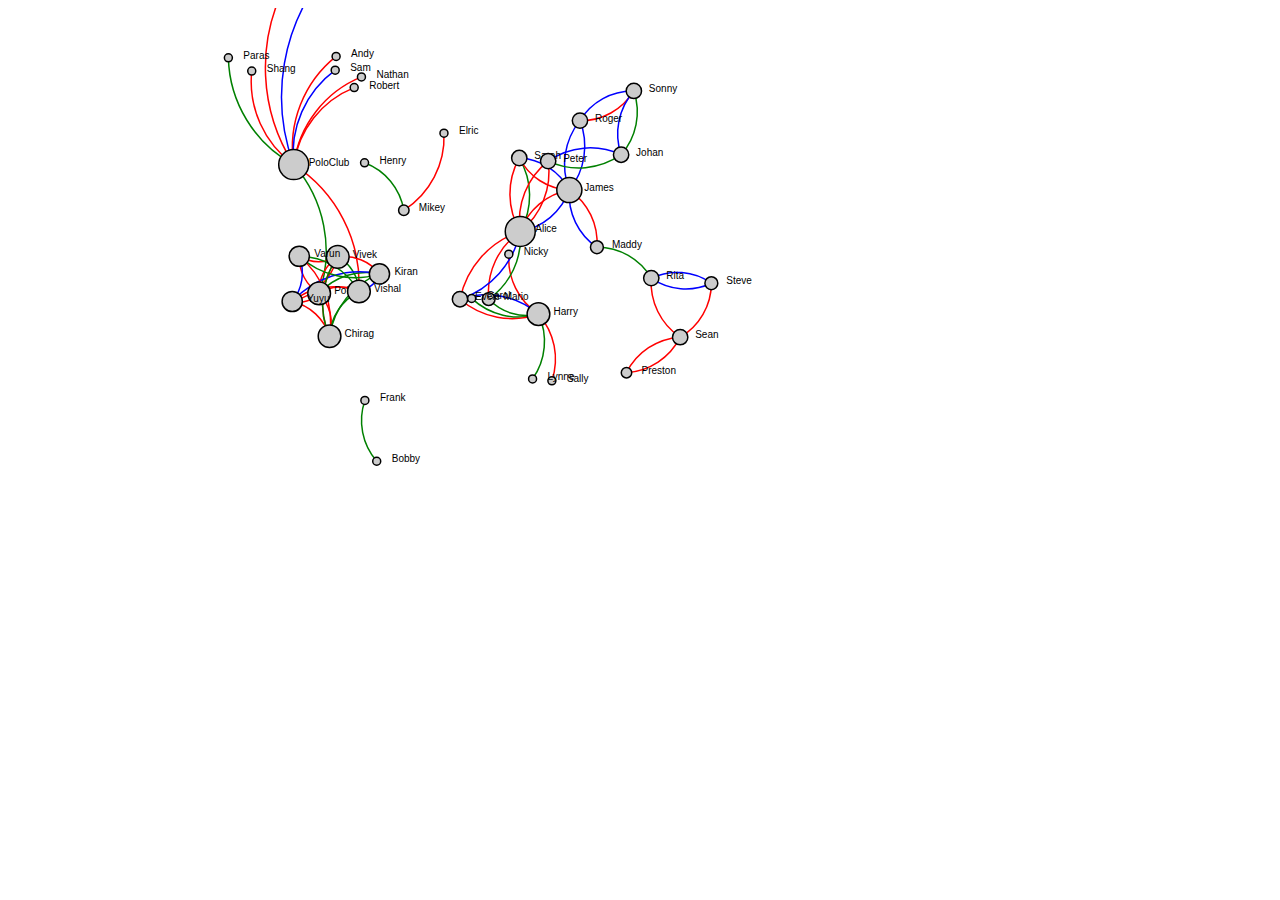
<file: projects/project041_d3graph/index.html>
<!DOCTYPE html>
<meta charset="utf-8">
<title>PORTFOLIO</title>
<script src="../../js/d3.v3.min.js"></script>
<style>

path.link {
  fill: none;
  stroke: #666;
  stroke-width: 1.5px;
}

circle {
  fill: #ccc;
  stroke: #fff;
  stroke: black;
  stroke-width: 1.5px;
}

text {
  fill: #000;
  font: 10px sans-serif;
  pointer-events: none;
}

</style>
<body>
<script>

console.log('HEY'); 

// get the data
links =  [
    {
      "source": "Harry",
      "target": "Sally",
      "value": "1"
    },
    {
      "source": "Harry",
      "target": "Mario",
      "value": "5"
    },
    {
      "source": "Sarah",
      "target": "Alice",
      "value": "5"
    },
    {
      "source": "Eveie",
      "target": "Alice",
      "value": "1"
    },
    {
      "source": "Peter",
      "target": "Alice",
      "value": "1"
    },
    {
      "source": "Mario",
      "target": "Alice",
      "value": "2"
    },
    {
      "source": "James",
      "target": "Alice",
      "value": "3"
    },
    {
      "source": "Alice",
      "target": "James",
      "value": "1"
    },
    {
      "source": "Harry",
      "target": "Carol",
      "value": "5"
    },
    {
      "source": "Harry",
      "target": "Nicky",
      "value": "2"
    },
    {
      "source": "Bobby",
      "target": "Frank",
      "value": "5"
    },
    {
      "source": "Alice",
      "target": "Mario",
      "value": "6"
    },
    {
      "source": "Harry",
      "target": "Lynne",
      "value": "5"
    },
    {
      "source": "Sarah",
      "target": "James",
      "value": "4"
    },
    {
      "source": "Roger",
      "target": "James",
      "value": "3"
    },
    {
      "source": "Maddy",
      "target": "James",
      "value": "4"
    },
    {
      "source": "Sonny",
      "target": "Roger",
      "value": "1"
    },
    {
      "source": "Roger",
      "target": "Sonny",
      "value": "4"
    },
    {
      "source": "James",
      "target": "Roger",
      "value": "3"
    },
    {
      "source": "Alice",
      "target": "Peter",
      "value": "2"
    },
    {
      "source": "Johan",
      "target": "Peter",
      "value": "5"
    },
    {
      "source": "Alice",
      "target": "Eveie",
      "value": "3"
    },
    {
      "source": "Harry",
      "target": "Eveie",
      "value": "1"
    },
    {
      "source": "Eveie",
      "target": "Harry",
      "value": "3"
    },
    {
      "source": "Henry",
      "target": "Mikey",
      "value": "6"
    },
    {
      "source": "Elric",
      "target": "Mikey",
      "value": "2"
    },
    {
      "source": "James",
      "target": "Sarah",
      "value": "2"
    },
    {
      "source": "Alice",
      "target": "Sarah",
      "value": "2"
    },
    {
      "source": "James",
      "target": "Maddy",
      "value": "2"
    },
    {
      "source": "Peter",
      "target": "Johan",
      "value": "3"
    },
    {
      "source": "Sonny",
      "target": "Johan",
      "value": "5"
    },
    {
      "source": "Johan",
      "target": "Sonny",
      "value": "4"
    },
    {
      "source": "PoloClub",
      "target": "Robert",
      "value": "2"
    },
    {
      "source": "PoloClub",
      "target": "Brian",
      "value": "4"
    },
    {
      "source": "PoloClub",
      "target": "Shang",
      "value": "1"
    },
    {
      "source": "PoloClub",
      "target": "Akanksha",
      "value": "1"
    },
    {
      "source": "PoloClub",
      "target": "Andy",
      "value": "1"
    },
    {
      "source": "PoloClub",
      "target": "Sam",
      "value": "3"
    },
    {
      "source": "PoloClub",
      "target": "Paras",
      "value": "5"
    },
    {
      "source": "PoloClub",
      "target": "Nathan",
      "value": "2"
    },
    {
      "source": "PoloClub",
      "target": "Polo",
      "value": "6"
    },
    {
      "source": "PoloClub",
      "target": "Vishal",
      "value": "2"
    },
    {
      "source": "Polo",
      "target": "Vivek",
      "value": "2"
    },
    {
      "source": "Polo",
      "target": "Vishal",
      "value": "2"
    },
    {
      "source": "Polo",
      "target": "Yuyu",
      "value": "1"
    },
    {
      "source": "Polo",
      "target": "Chirag",
      "value": "1"
    },
    {
      "source": "Polo",
      "target": "Kiran",
      "value": "6"
    },
    {
      "source": "Polo",
      "target": "Varun",
      "value": "2"
    },
    {
      "source": "Vivek",
      "target": "Vishal",
      "value": "5"
    },
    {
      "source": "Vivek",
      "target": "Yuyu",
      "value": "1"
    },
    {
      "source": "Vivek",
      "target": "Kiran",
      "value": "2"
    },
    {
      "source": "Vivek",
      "target": "Varun",
      "value": "2"
    },
    {
      "source": "Yuyu",
      "target": "Vishal",
      "value": "1"
    },
    {
      "source": "Yuyu",
      "target": "Chirag",
      "value": "2"
    },
    {
      "source": "Yuyu",
      "target": "Kiran",
      "value": "3"
    },
    {
      "source": "Chirag",
      "target": "Vivek",
      "value": "1"
    },
    {
      "source": "Chirag",
      "target": "Vishal",
      "value": "6"
    },
    {
      "source": "Chirag",
      "target": "Kiran",
      "value": "6"
    },
    {
      "source": "Chirag",
      "target": "Vivek",
      "value": "6"
    },
    {
      "source": "Kiran",
      "target": "Vishal",
      "value": "4"
    },
    {
      "source": "Kiran",
      "target": "Varun",
      "value": "6"
    },
    {
      "source": "Varun",
      "target": "Vishal",
      "value": "5"
    },
    {
      "source": "Varun",
      "target": "Yuyu",
      "value": "3"
    },
    {
      "source": "Varun",
      "target": "Chirag",
      "value": "2"
    },
    {
      "source": "Maddy",
      "target": "Rita",
      "value": "5"
    },
    {
      "source": "Rita",
      "target": "Steve",
      "value": "3"
    },
    {
      "source": "Steve",
      "target": "Rita",
      "value": "3"
    },
    {
      "source": "Steve",
      "target": "Sean",
      "value": "2"
    },
    {
      "source": "Sean",
      "target": "Preston",
      "value": "2"
    },
    {
      "source": "Preston",
      "target": "Sean",
      "value": "2"
    },
    {
      "source": "Sean",
      "target": "Rita",
      "value": "2"
    }
  ];

var nodes = {};

// Compute the distinct nodes from the links.
links.forEach(function(link) {
    link.source = nodes[link.source] ||
        (nodes[link.source] = {name: link.source});
    link.target = nodes[link.target] ||
        (nodes[link.target] = {name: link.target});
});

var width = 960,
    height = 500,
    color = d3.scale.category20c();


var force = d3.layout.force()
    .nodes(d3.values(nodes))
    .links(links)
    .size([width, height])
    .linkDistance(60)
    .charge(-250)
    .on("tick", tick)
    .start();

// Set the range
var  v = d3.scale.linear().range([0, 100]);

// Scale the range of the data
v.domain([0, d3.max(links, function(d) { return d.value; })]);


var svg = d3.select("body").append("svg")
    .attr("width", width)
    .attr("height", height);

// build the arrow.
svg.append("svg:defs").selectAll("marker")
    .data(["end"])      // Different link/path types can be defined here
    .enter().append("svg:marker")    // This section adds in the arrows
    .attr("id", String)
    .attr("viewBox", "0 -5 10 10")
    .attr("refX", 15)
    .attr("refY", -1.5)
    .attr("markerWidth", 6)
    .attr("markerHeight", 6)
    .attr("orient", "auto")
  .append("svg:path")
    .attr("d", "M0,-5L10,0L0,5");

// add the links and the arrows
var path = svg.append("svg:g").selectAll("path")
    .data(force.links())
    .enter().append("svg:path") 
    .attr("class", function(d) { return "link " + d.type; })
    .style("stroke", function(d){               // coloring the links
      if (d.value < 3.0)
        return "red";
      else if (d.value >= 3.0 && d.value <= 4.0)
        return "blue";
      else
        return "green";
    });


// define the nodes
var node = svg.selectAll(".node")
    .data(force.nodes())
    .enter().append("g")
    .attr("class", "node")
    .on("dblclick", dblclick)  
    .call(force.drag);



// D3 computes the node degree and stores it in the weight attribute:
var maxDegree = d3.max(force.nodes(), function(node){return node.weight;});
var minDegree = d3.min(force.nodes(), function(node){return node.weight;});

console.log("MAX DEGREE = "+maxDegree);
console.log("MIN DEGREE = "+minDegree);

// Linear Scale:
var rScale = d3.scale.linear()
                     .domain([minDegree, maxDegree])
                     .range([4,15]);
// add the nodes
node.append("circle")
    .attr("r", function(node){
      //console.log(node+"---"+node.weight)
      return rScale(node.weight);
    })

    .on("dblclick", function(d){  // pinning nodes
      if (d.fixed) {
        d3.select(this)
          .style("fill", "#CCC")
          .style("stroke-width", "2")
      } else {
        d3.select(this)
          .style("fill", "#08F")
          .style("stroke-width", "3")
      }
    });


// add node labels
node.append("text")
    .attr("dx", 15)
    .attr("dy", 1) //It also helps be more clear
    .text(function(d) {
            return d.name; 
          });

// add the curvy lines
function tick() {
    path.attr("d", function(d) {
        var dx = d.target.x - d.source.x,
            dy = d.target.y - d.source.y,
            dr = Math.sqrt(dx * dx + dy * dy);
        return "M" +
            d.source.x + "," +
            d.source.y + "A" +
            dr + "," + dr + " 0 0,1 " +
            d.target.x + "," +
            d.target.y;
    });

    node
        .attr("transform", function(d) {
		    return "translate(" + d.x + "," + d.y + ")"; });
};

// double click caller function
function dblclick(d) {
  if (d.fixed) {
    d3.select(this)
      .classed("fixed", d.fixed = false)
      .select("circle").transition();
  }
  else {
    d3.select(this)
      .classed("fixed", d.fixed = true)
      .select("circle").transition();
  };
};

</script>
</body>
</html>
</file>
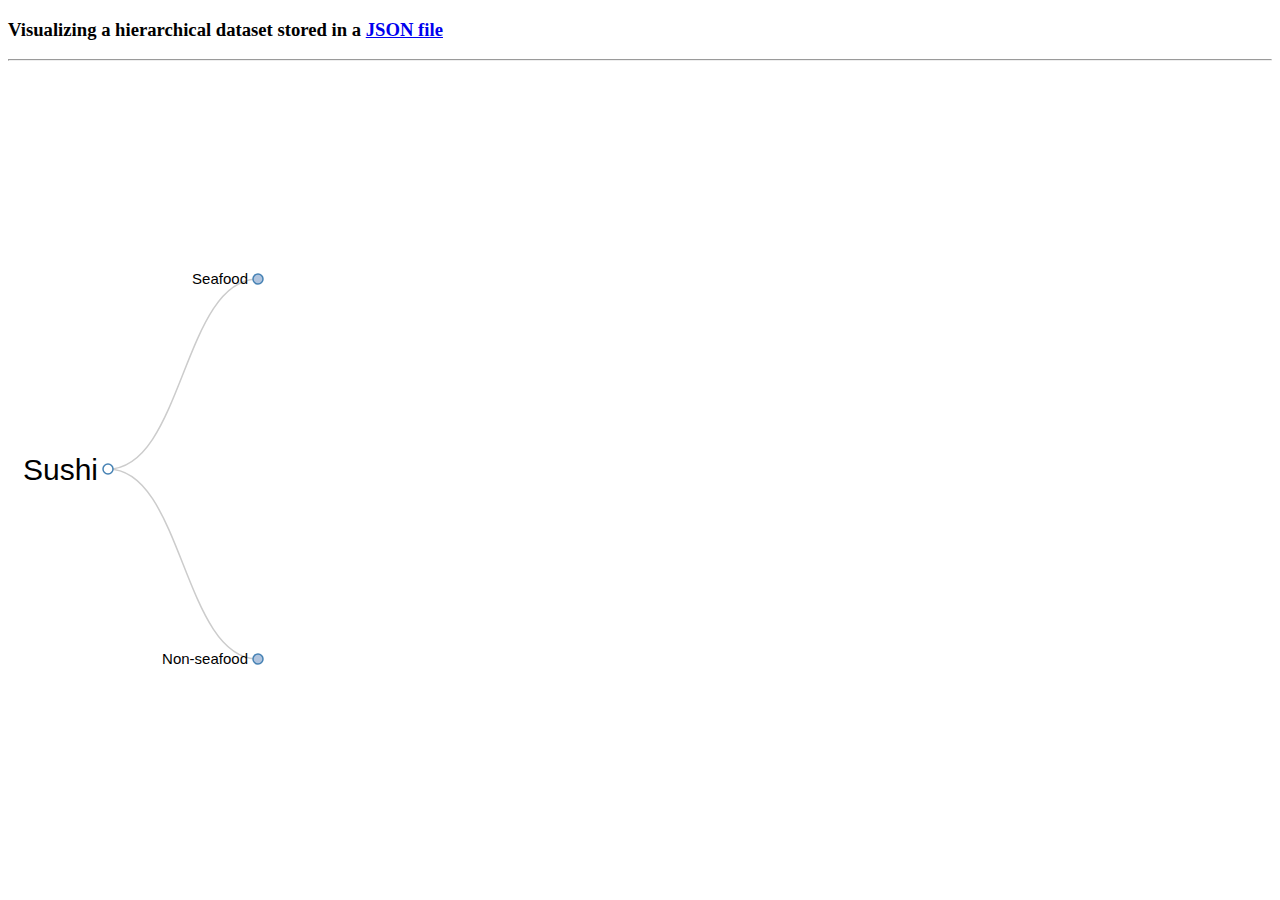
<file: projects/project044_dendogram/index.html>
<!DOCTYPE html>
<html lang="en">

<!-- HEAD -->
<head>
    <meta charset="UTF-8">
    <meta name="viewport" content="width=device-width, initial-scale=1.0">
    <meta http-equiv="X-UA-Compatible" content="ie=edge">
    <!-- STYLE -->
    <style>
        .node {
          cursor: pointer;
        }

        .node circle {
          fill: #fff;
          stroke: steelblue;
          stroke-width: 1.5px;
        }

        .node text {
          font: 10px sans-serif;
        }

        .link {
          fill: none;
          stroke: #ccc;
          stroke-width: 1.5px;
        }

    </style>
    <!-- EXTERNAL FILES -->
    <script type ="text/javascript" src="../../js/d3.v3.min.js"></script>
    <!-- TITLE -->
    <title>PORTFOLIO</title>
</head>

<!-- BODY -->
<body>
    <div id="dataset" style="font-size: 14pt">
        <p><b>
          Visualizing a hierarchical dataset stored in a <a href='sushi.json' target="_blank">JSON file</a>
        </b></p>
    </div>
    <hr>

    <div id="title"></div>
    <div id="tree"></div>
    <div id="end"></div> 
    
    <script type ="text/javascript" src="index.js"></script>
</body>

</html>
</file>
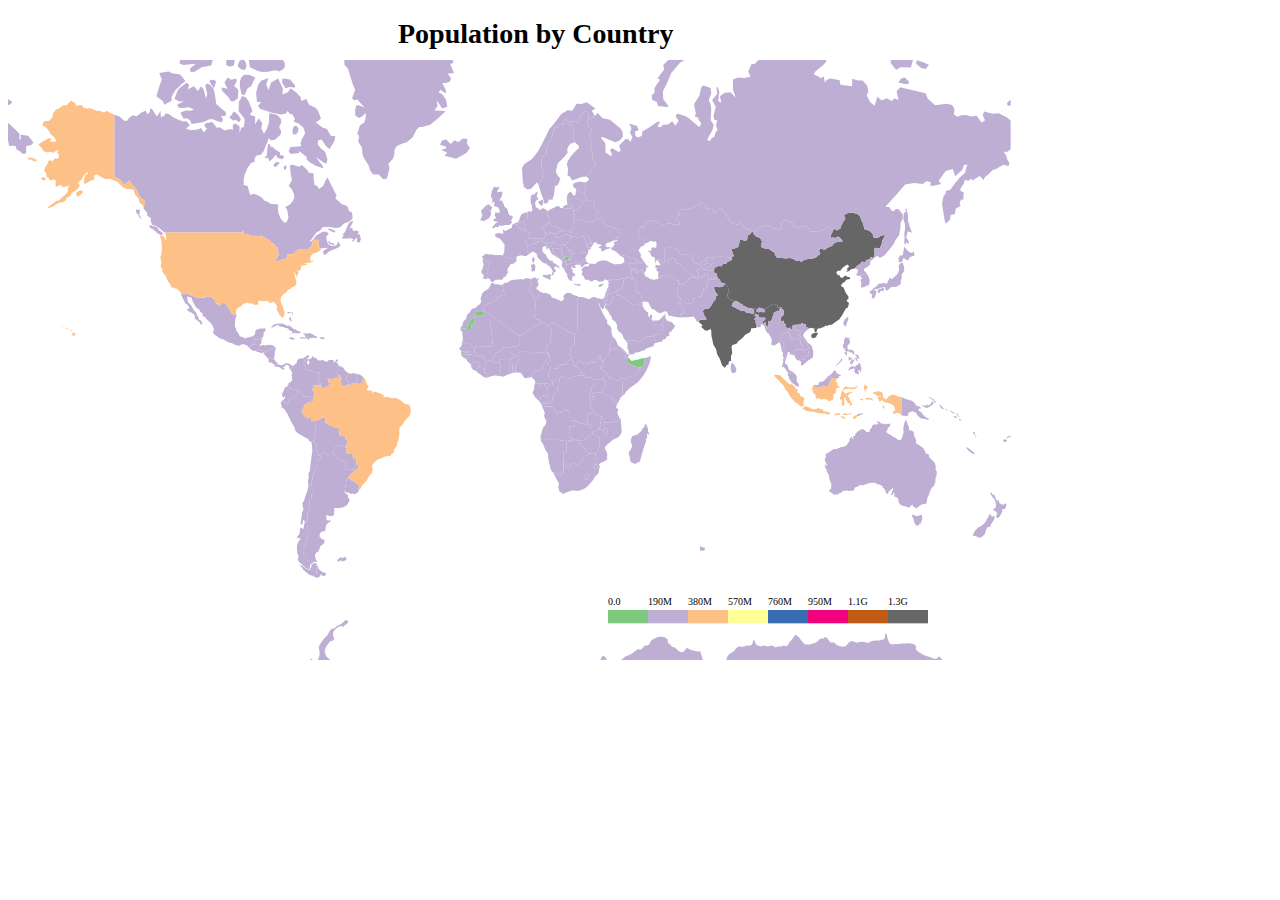
<file: projects/project046_map/index.html>
<!DOCTYPE html>
<html lang="en">

<!-- HEAD -->
<head>
    <meta charset="UTF-8">
    <meta name="viewport" content="width=device-width, initial-scale=1.0">
    <meta http-equiv="X-UA-Compatible" content="ie=edge">
    <!-- EXTERNAL FILES -->
    <link rel="stylesheet" href="index.css">
    <script type ="text/javascript" src="../../js/d3.v3.min.js"></script>
    <script type ="text/javascript" src="../../js/d3.tip.v0.6.3.js"></script>
    <script type ="text/javascript" src="../../js/d3-queue.v3.min.js"></script>
    <script type ="text/javascript" src="../../js/topojson.v1.min.js"></script>
    <!-- TITLE -->
    <title>PORTFOLIO</title>
</head>

<!-- BODY -->
<body>
    <!-- <div style = "position: relative; padding-top: 1em; margin-top: 110px;"></div> -->
    <div id="title">Population by Country</div>
    <div id="map"></div>
    <div id="end"></div> 
    
    <script type ="text/javascript" src="index.js"></script>
</body>

</html>
</file>
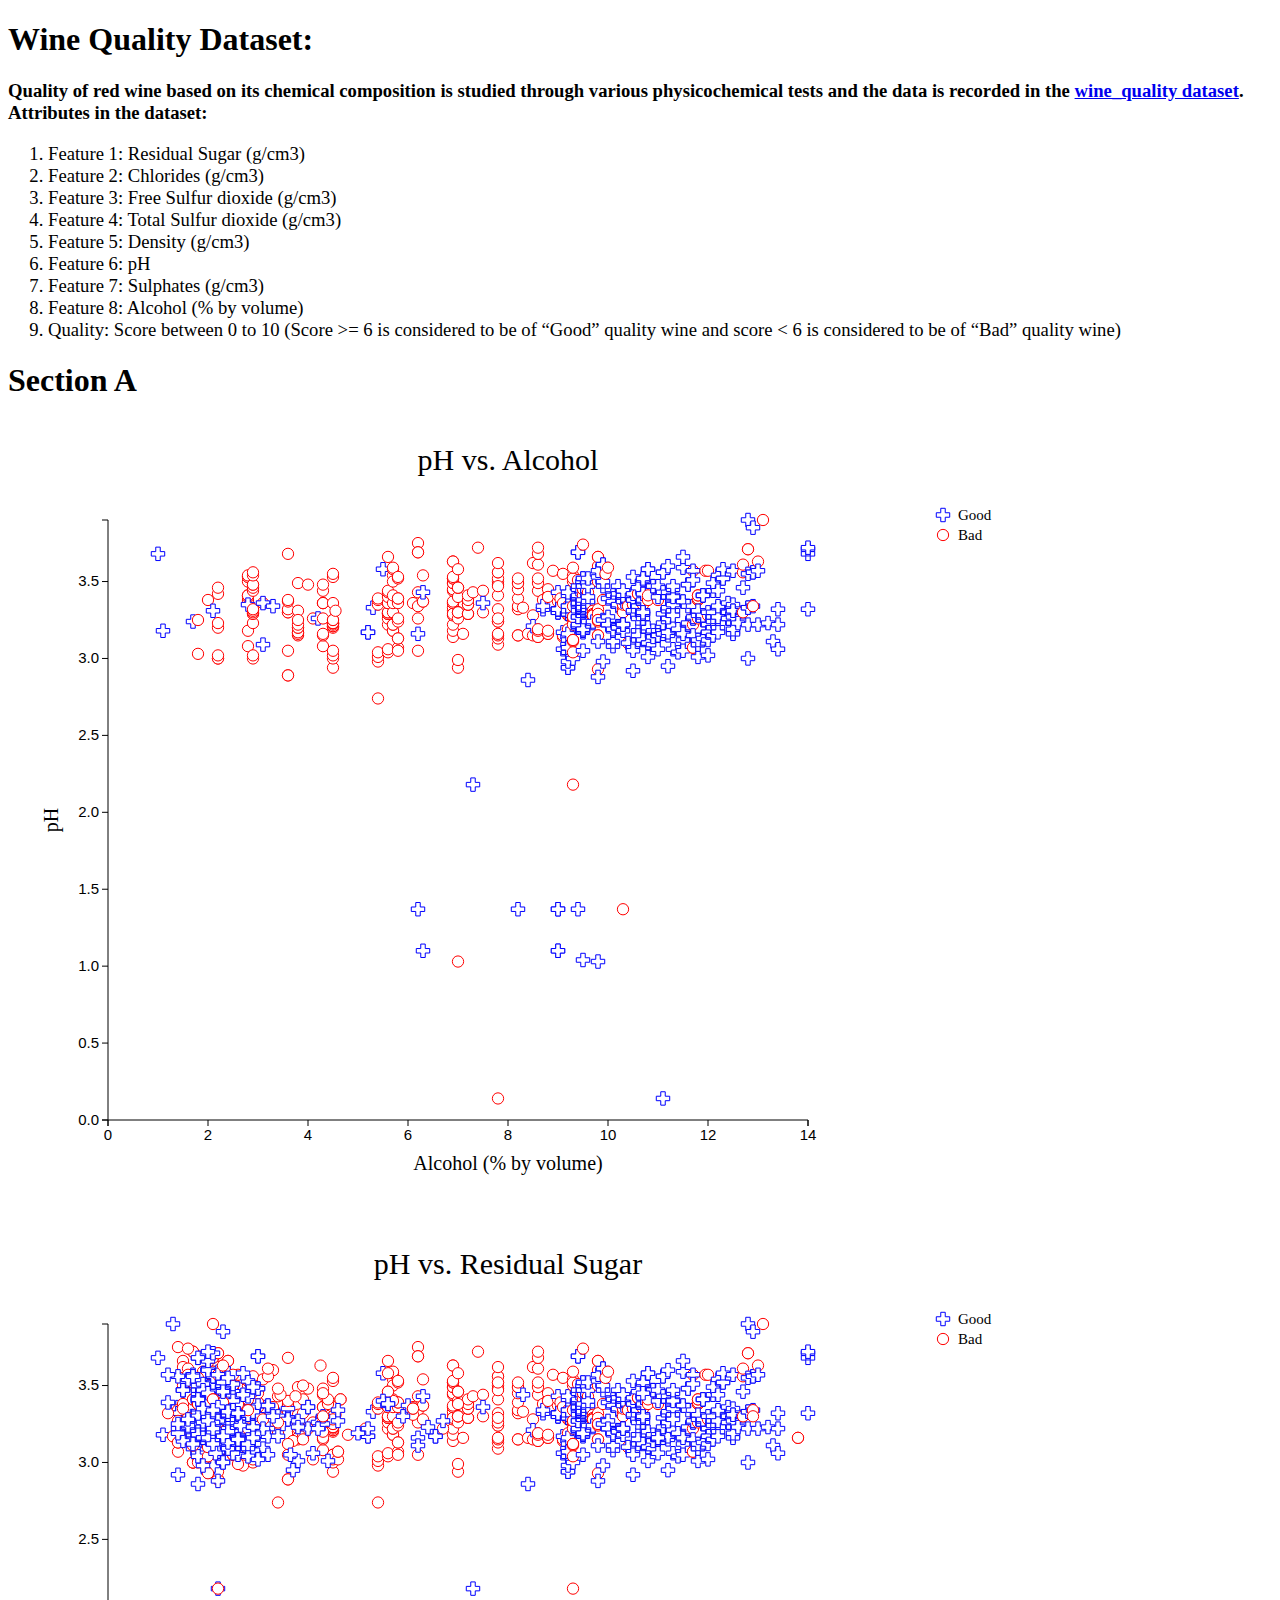
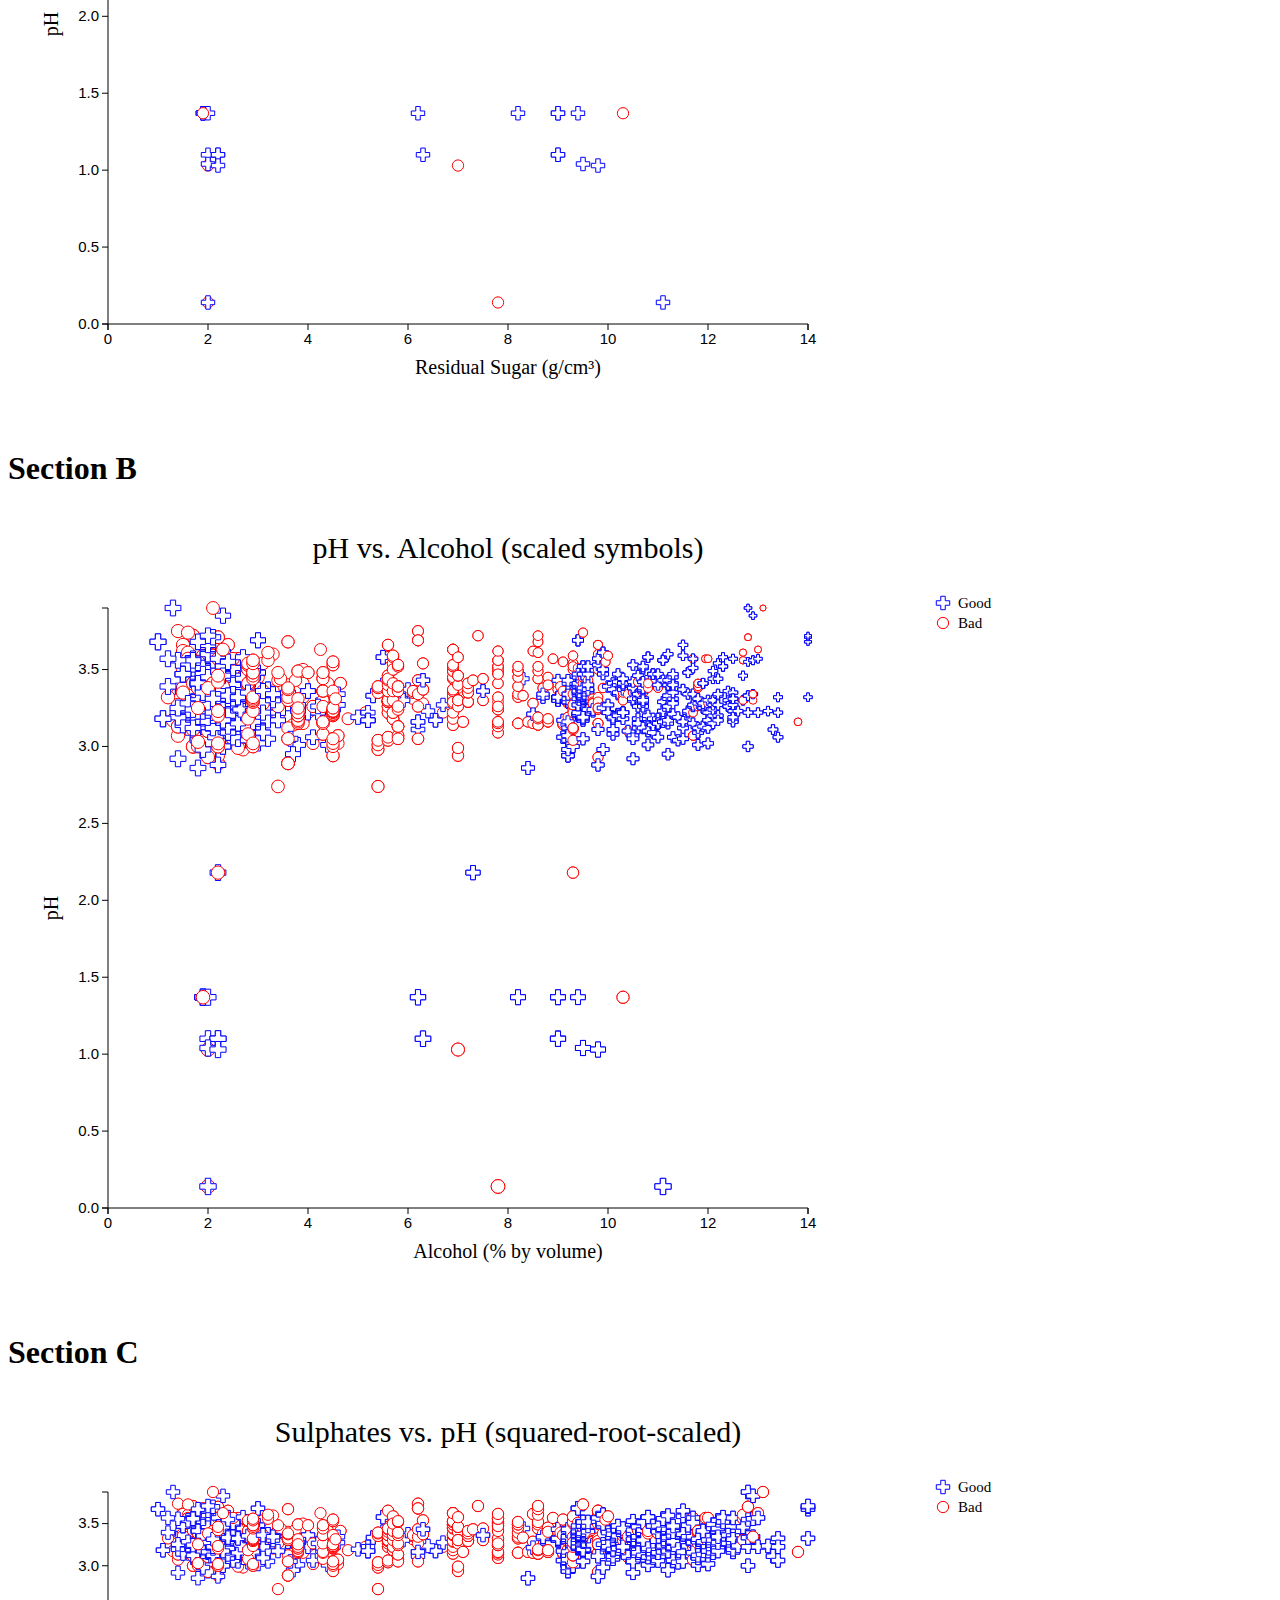
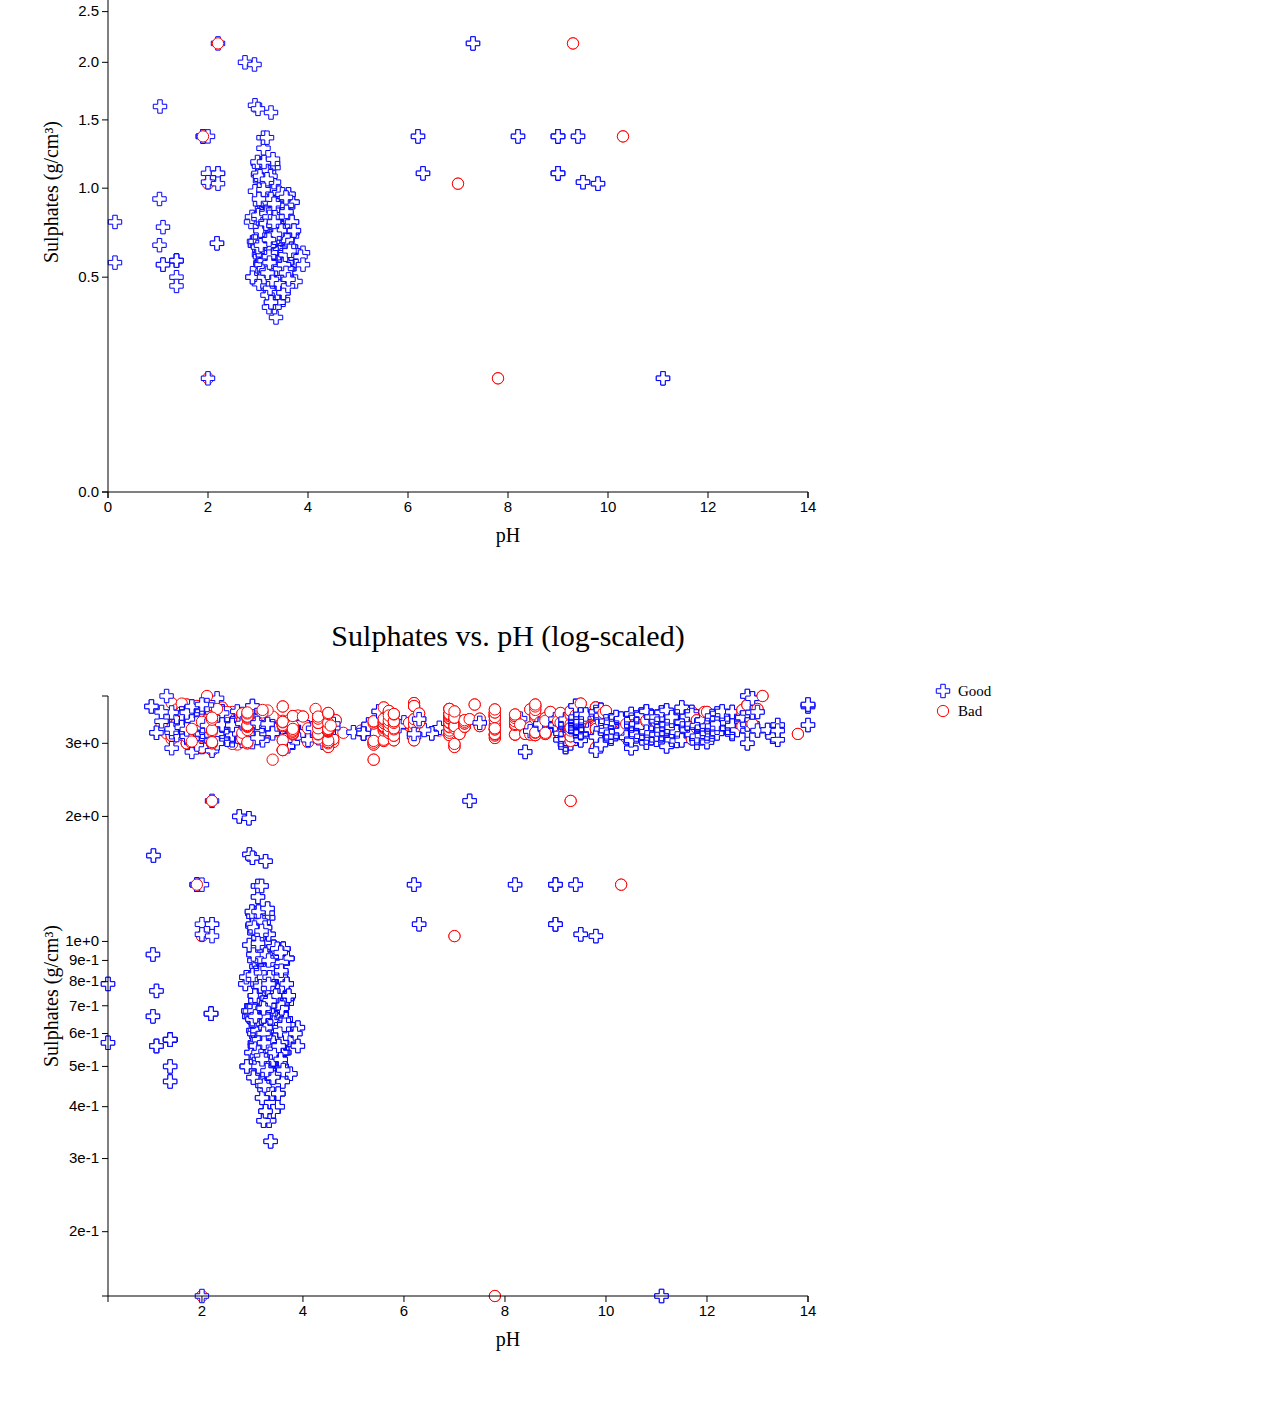
<file: projects/project042_scatter/scatterplot.html>
<!DOCTYPE html>
<html lang="en">

<!-- HEAD -->
<head>
    <meta charset="UTF-8">
    <meta name="viewport" content="width=device-width, initial-scale=1.0">
    <meta http-equiv="X-UA-Compatible" content="ie=edge">
    <!-- EXTERNAL FILES -->
    <link rel="stylesheet" href="scatterplot.css">
    <script type ="text/javascript" src="../../js/d3.v3.min.js"></script>
    <!-- TITLE -->
    <title>PORTFOLIO</title>
</head>

<!-- BODY -->
<body>
    <h1>Wine Quality Dataset: </h1>
    <div id="dataset" style="font-size: 14pt">
        <p>
        <b>
        Quality of red wine based on its chemical composition is studied through various physicochemical tests and the data is recorded in the <a href='wine_quality.csv' target="_blank"> wine_quality dataset</a>.
        <br>Attributes in the dataset:</b></p>
        <ol start="1">
            <li>Feature 1: Residual Sugar (g/cm3) </li>
            <li>Feature 2: Chlorides (g/cm3)</li>
            <li>Feature 3: Free Sulfur dioxide (g/cm3)</li>
            <li>Feature 4: Total Sulfur dioxide (g/cm3) </li>
            <li>Feature 5: Density (g/cm3) </li>
            <li>Feature 6: pH </li>
            <li>Feature 7: Sulphates (g/cm3) </li>
            <li>Feature 8: Alcohol (% by volume) </li>
            <li>Quality: Score between 0 to 10 (Score >= 6 is considered to be of “Good” quality wine and score < 6 is considered to be of “Bad” quality wine) </li>
        </ol>

    </div>

    <h1>Section A</h1>
    <div id="fig1"></div>
    <div class="newpage"></div>
    
    <div id="fig2"></div>
    <div class="newpage"></div>

    <h1>Section B</h1>
    <div id="fig3"></div>
    <div class="newpage"></div>

    <h1>Section C</h1>
    <div id="fig4"></div>
    <div class="newpage"></div>

    <div id="fig5"></div>
    <div class="newpage"></div>

    <!-- <h2>D3 Test</h2> -->
    <script type ="text/javascript" src="scatterplot.js"></script>

</body>

</html>
</file>
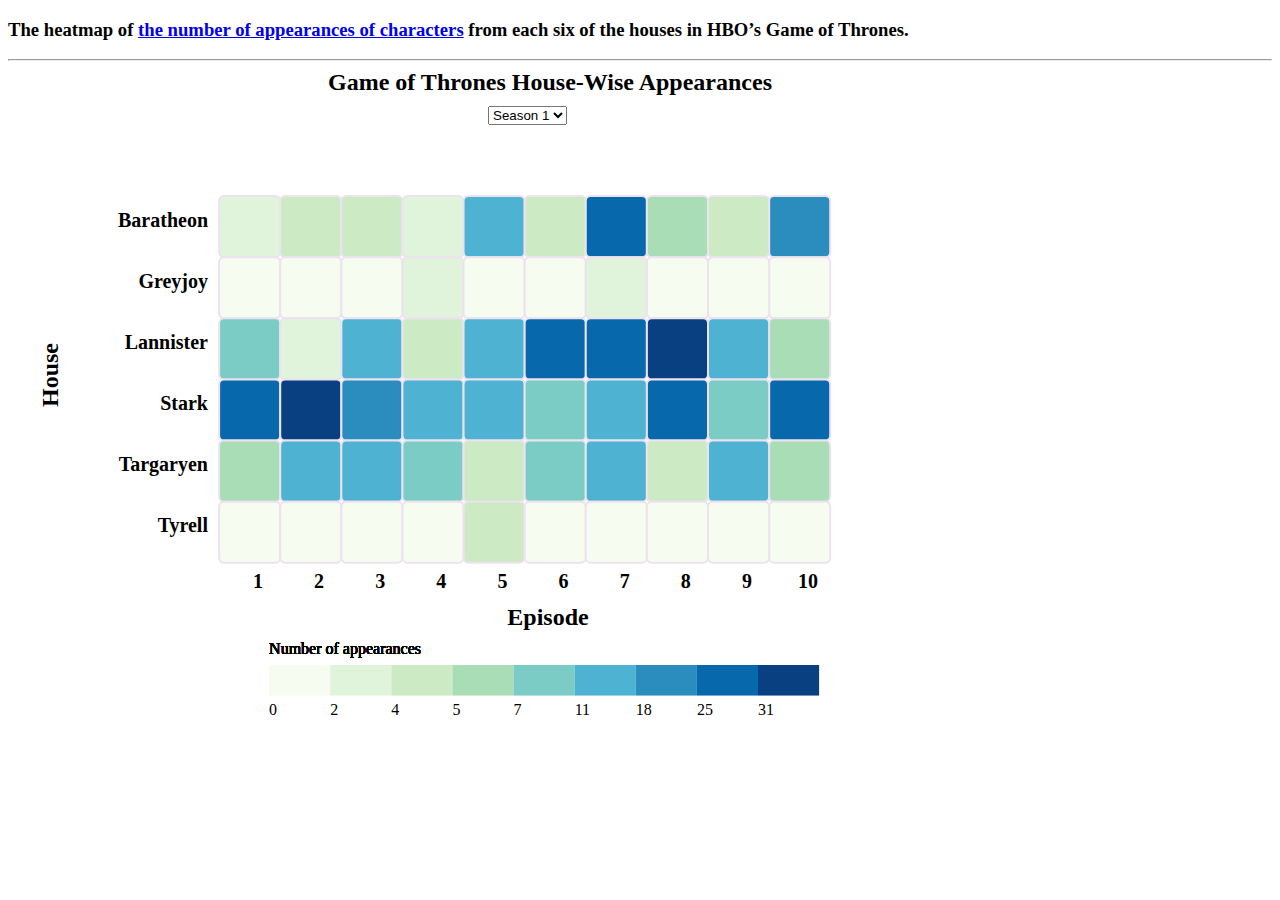
<file: projects/project043_heatmap/heatmap.html>
<!DOCTYPE html>
<html lang="en">
<head>
    <meta charset="UTF-8">
    <meta name="viewport" content="width=device-width, initial-scale=1.0">
    <meta http-equiv="X-UA-Compatible" content="ie=edge">
    <!-- EXTERNAL FILES -->
    <link rel="stylesheet" href="heatmap.css">
    <script type ="text/javascript" src="../../js/d3.v3.min.js"></script>
    <!-- TITLE -->
    <title>PORTFOLIO</title>
</head>
<body>

    <div id="dataset" style="font-size: 14pt">
        <p><b>
            The heatmap of <a href='heatmap.csv' target="_blank">the number of appearances of characters</a> from each six of the houses in HBO’s Game of Thrones.
        </b></p>
    </div>

    <hr>

	<div id="title">Game of Thrones House-Wise Appearances</div>
    <div id="seasons"></div>
    <div id="heatmap"></div>
    <div id="legend"></div>
    <script type ="text/javascript" src="heatmap.js"></script>
</body>
</html>
</file>
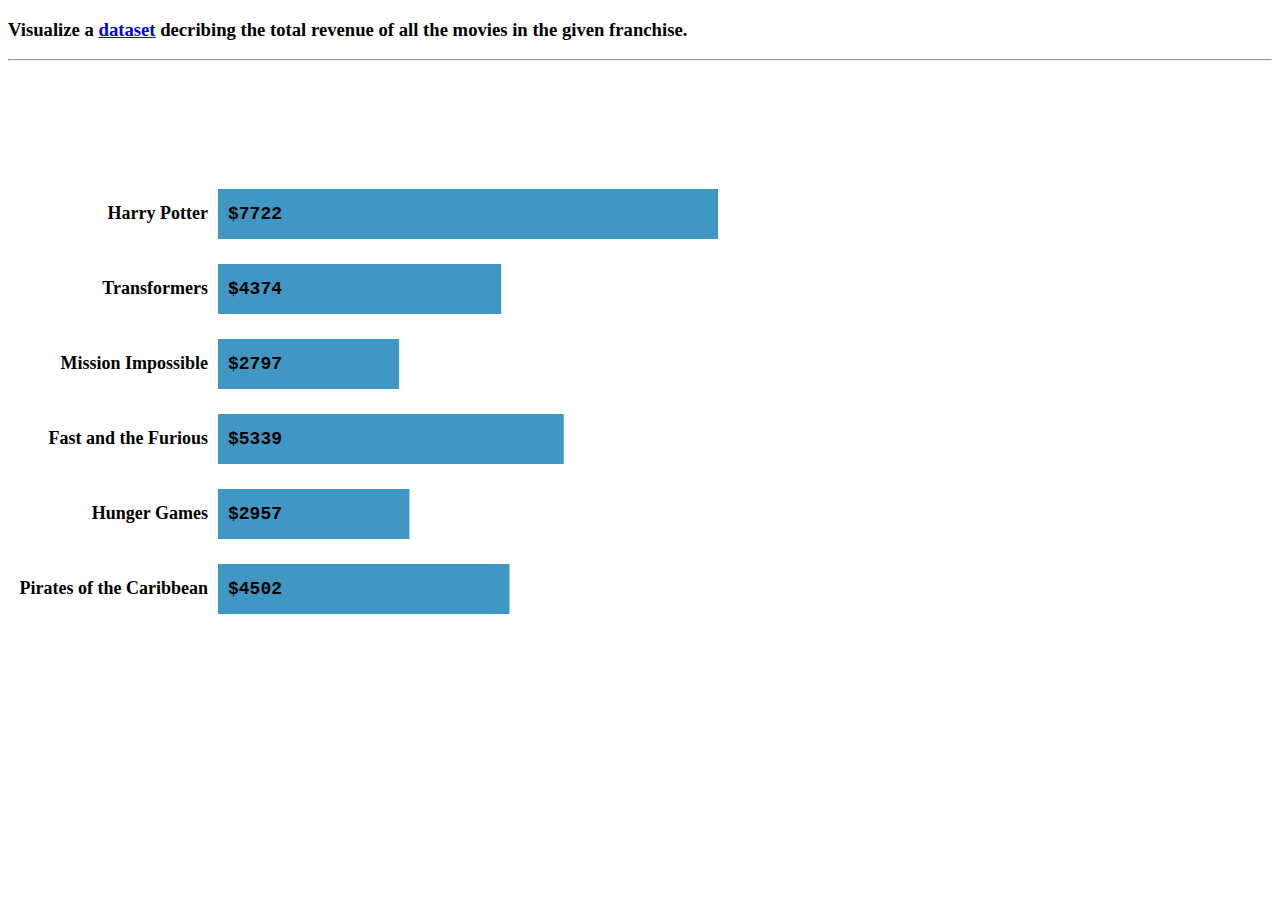
<file: projects/project045_interactive/interactive.html>
<!DOCTYPE html>
<html lang="en">

<!-- HEAD -->
<head>
    <meta charset="UTF-8">
    <meta name="viewport" content="width=device-width, initial-scale=1.0">
    <meta http-equiv="X-UA-Compatible" content="ie=edge">
    <!-- EXTERNAL FILES -->
    <link rel="stylesheet" href="interactive.css">
    <script type ="text/javascript" src="../../js/d3.v3.min.js"></script>
    <script type ="text/javascript" src="../../js/d3.tip.v0.6.3.js"></script>
    <!-- TITLE -->
    <title>PORTFOLIO</title>
</head>

<!-- BODY -->
<body>
    <div id="dataset" style="font-size: 14pt">
        <p><b>
            Visualize a <a href='dataset.txt' target="_blank">dataset</a> decribing the total revenue of all the movies in the given franchise.
        </b></p>
    </div>
    <hr>

    <div id="chart"></div>
    <div id="tooltipbox"></div> 
    <script type ="text/javascript" src="interactive.js"></script>
</body>

</html>
</file>
<file: projects/project046_map/index.css>
#title {
    padding:10px;
    position: relative;
    left: 380px;
    font-size: 28px;
    font-weight: bold;
}

.d3tooltip {
    line-height: 2;
    font-size: 12px;
    padding: 4px;
    background:rgba(0,0,0,0.5);
    color: #fff;
    border-radius: 8px;
    font-family: Courier;
    /*opacity: 0.6;*/
    /*filter: alpha(opacity=60);*/
}

.legend {
    font-size: 10px;
}
</file>
<file: projects/project042_scatter/scatterplot.css>
.newpage { page-break-before: always; }

.axis path,
.axis line {
        fill: none;
        stroke: black;
        shape-rendering: auto; }

.axis text {
        font-family: sans-serif;
        font-size: 15px; }
</file>
<file: projects/project043_heatmap/heatmap.css>
#title {
    position: relative;
    left: 320px;
    font-size: 24px;
    font-weight: bold}
#seasons {
    position: relative;
    top: 10px;
    left: 480px;}

text.label{
    font-size: 20px;
    font-weight: bold;}    

text.category{
    font-size: 24px;
    font-weight: bold;}  

text.legend {
    font-size: 16px;}

rect.border {
    stroke: #ece2f0;
    stroke-width:2px;}
</file>
<file: projects/project045_interactive/interactive.css>
.bar {
    fill: #2b8cbe;
    fill-opacity: .9;
}

.line{
    stroke: blue;
}

.bar:hover {
    fill: green;
}

.tooltip {
    font-weight: bold;
    padding: 40px;
    border-radius: 2px;
}

text.ylabel{
    font-weight: bold;
    font-size: 18px;
}
text.xlabel{
    font-weight: bold;
    font-size: 18px;
    font-family: Courier;
}

.axis path;

.axis text {
    font-family: sans-serif;
    font-size: 14px; }

path { 
    stroke: black;
    stroke-width: 2;
    fill: none;
}
</file>
